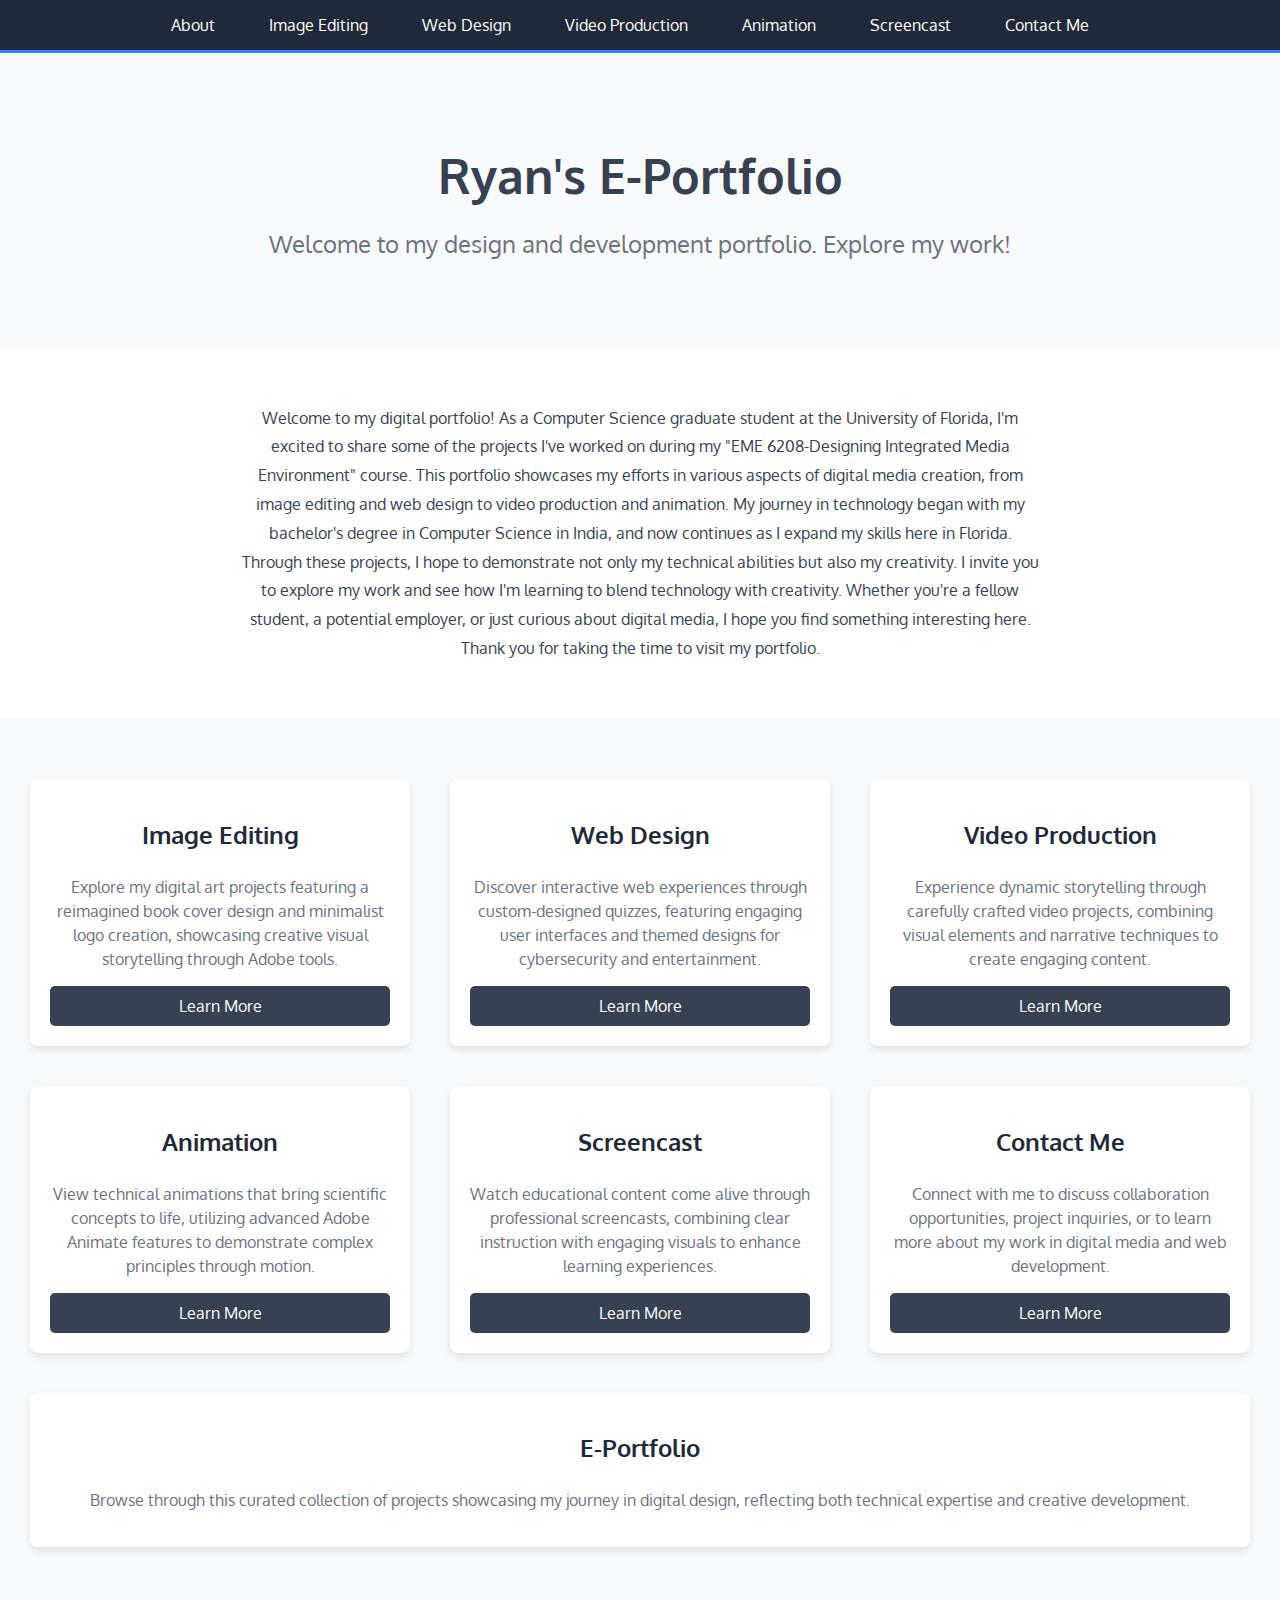
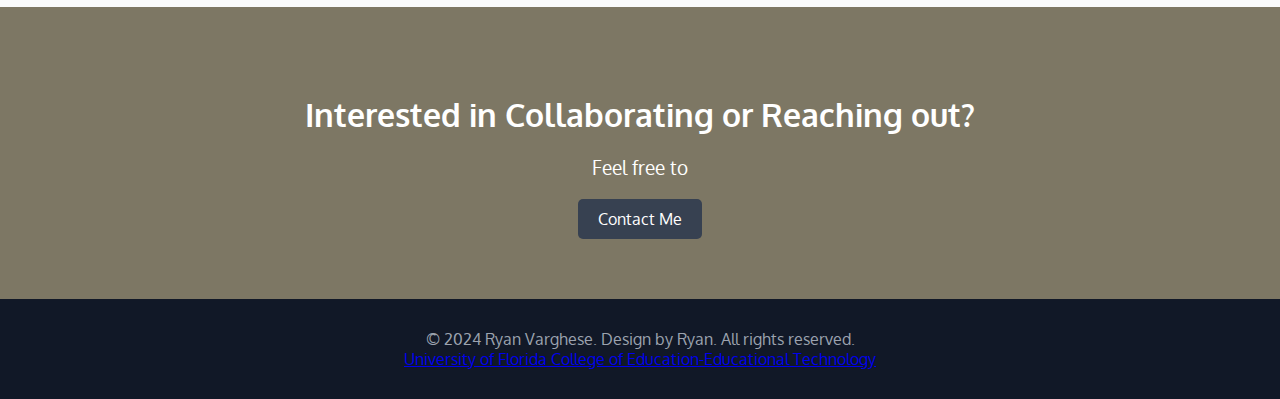
<file: index.html>
<!DOCTYPE html>
<html lang="en">
<head>
    <meta charset="UTF-8">
    <meta name="viewport" content="width=device-width, initial-scale=1.0">
    <title>Ryan's E-Portfolio</title>
    <link href="https://fonts.googleapis.com/css?family=Oxygen:300,400,700" rel="stylesheet">
    <link rel="stylesheet" href="style.css">
</head>
<body>
    <!-- Navigation -->
    <nav id="navbar">
        <ul>
            <li class="current_page_item"><a href="index.html">About</a></li>
            <li><a href="image.html">Image Editing</a></li>
            <li><a href="web.html">Web Design</a></li>
            <li><a href="video.html">Video Production</a></li>
            <li><a href="animation.html">Animation</a></li>
            <li><a href="screencast.html">Screencast</a></li>
            <li><a href="contact.html">Contact Me</a></li>
        </ul>
    </nav>

    <!-- Hero Section -->
    <header id="hero">
        <h1>Ryan's E-Portfolio</h1>
        <p>Welcome to my design and development portfolio. Explore my work!</p>
    </header>

    <!-- About Section -->
    <section id="about">
        <div class="entry">
            <p>Welcome to my digital portfolio!
				As a Computer Science graduate student at the University of Florida, I'm excited to share some of the projects I've worked on during my "EME 6208-Designing Integrated Media Environment" course. This portfolio showcases my efforts in various aspects of digital media creation, from image editing and web design to video production and animation.
				My journey in technology began with my bachelor's degree in Computer Science in India, and now continues as I expand my skills here in Florida. Through these projects, I hope to demonstrate not only my technical abilities but also my creativity.
				I invite you to explore my work and see how I'm learning to blend technology with creativity. Whether you're a fellow student, a potential employer, or just curious about digital media, I hope you find something interesting here.
				Thank you for taking the time to visit my portfolio.
				</p>
        </div>
    </section>

    <!-- Projects Section -->
    <section id="projects">
        <div class="project-card">
            <h2>Image Editing</h2>
            <p>Explore my digital art projects featuring a reimagined book cover design and minimalist logo creation, showcasing creative visual storytelling through Adobe tools.</p>
            <a href="image.html" class="button">Learn More</a>
        </div>
        
        <div class="project-card">
            <h2>Web Design</h2>
            <p>Discover interactive web experiences through custom-designed quizzes, featuring engaging user interfaces and themed designs for cybersecurity and entertainment.</p>
            <a href="web.html" class="button">Learn More</a>
        </div>
        
        <div class="project-card">
            <h2>Video Production</h2>
            <p>Experience dynamic storytelling through carefully crafted video projects, combining visual elements and narrative techniques to create engaging content.</p>
            <a href="video.html" class="button">Learn More</a>
        </div>
        
        <div class="project-card">
            <h2>Animation</h2>
            <p>View technical animations that bring scientific concepts to life, utilizing advanced Adobe Animate features to demonstrate complex principles through motion.</p>
            <a href="animation.html" class="button">Learn More</a>
        </div>
        
        <div class="project-card">
            <h2>Screencast</h2>
            <p>Watch educational content come alive through professional screencasts, combining clear instruction with engaging visuals to enhance learning experiences.</p>
            <a href="screencast.html" class="button">Learn More</a>
        </div>
        
        <div class="project-card">
            <h2>Contact Me</h2>
            <p>Connect with me to discuss collaboration opportunities, project inquiries, or to learn more about my work in digital media and web development.</p>
            <a href="contact.html" class="button">Learn More</a>
        </div>
        
        <div class="project-card">
            <h2>E-Portfolio</h2>
            <p>Browse through this curated collection of projects showcasing my journey in digital design, reflecting both technical expertise and creative development.</p>
        </div>
    </section>
    
    <!-- Call-to-Action Section -->
    <section id="cta">
        <h2>Interested in Collaborating or Reaching out?</h2>
        <p>Feel free to</p>
        <a href="contact.html" class="button">Contact Me</a>
    </section>

    <!-- Footer -->
    <footer id="footer">
        <p>© 2024 Ryan Varghese. Design by Ryan. All rights reserved.</p>
        <a href="https://education.ufl.edu/educational-technology/">University of Florida College of Education-Educational Technology</a>
    </footer>
</body>
</html>
</file>
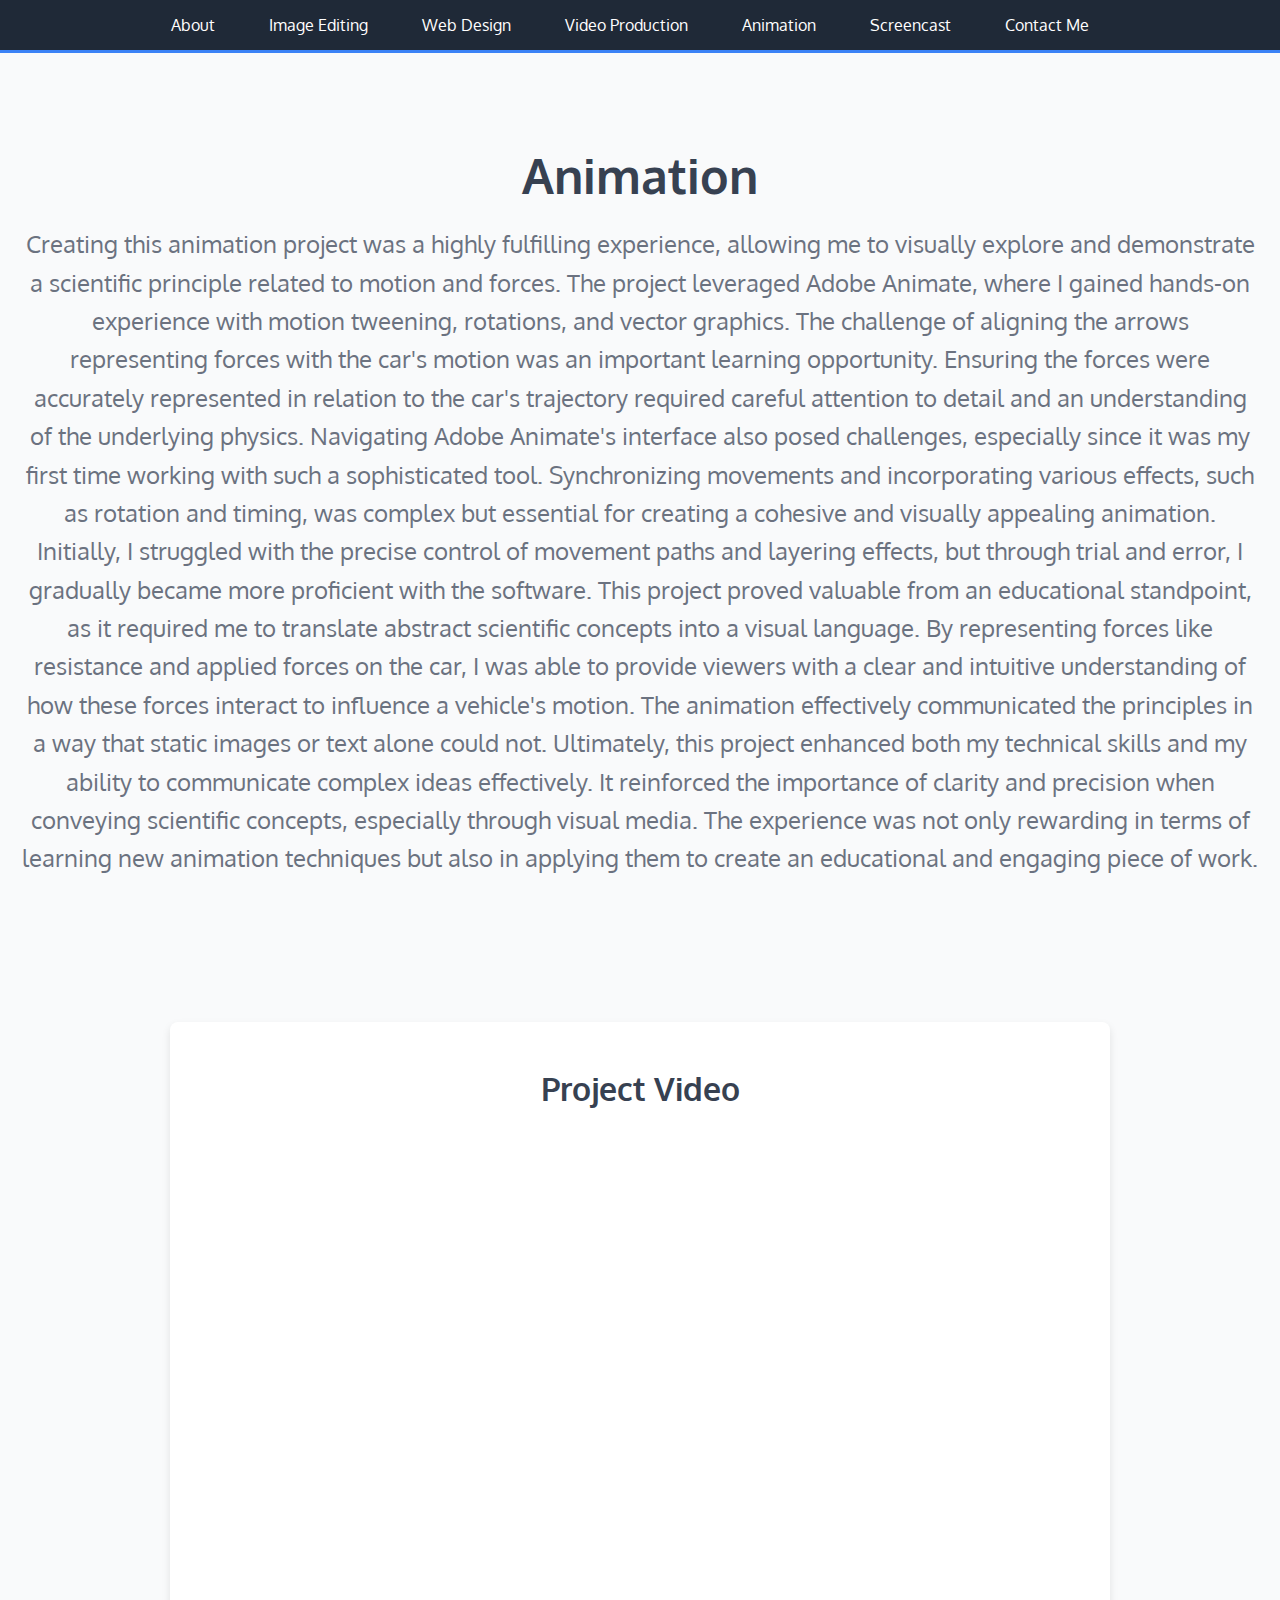
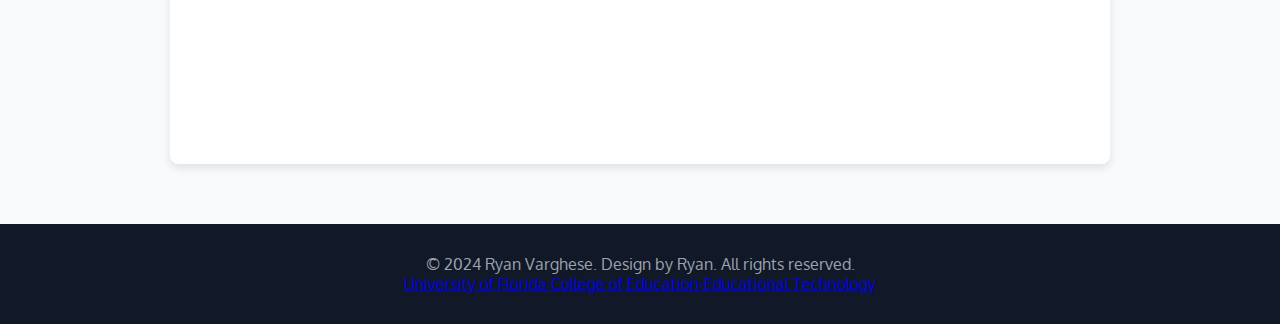
<file: animation.html>
<!DOCTYPE html>
<html lang="en">
<head>
    <meta charset="UTF-8">
    <meta name="viewport" content="width=device-width, initial-scale=1.0">
    <title>Animation | Ryan's E-Portfolio</title>
    <link href="https://fonts.googleapis.com/css?family=Oxygen:300,400,700" rel="stylesheet">
    <link rel="stylesheet" href="style.css">
</head>
<body>
    <!-- Navigation Bar -->
    <nav id="navbar">
        <ul>
            <li><a href="index.html">About</a></li>
            <li><a href="image.html">Image Editing</a></li>
            <li><a href="web.html">Web Design</a></li>
            <li class="current_page_item"><a href="video.html">Video Production</a></li>
            <li><a href="animation.html">Animation</a></li>
            <li><a href="screencast.html">Screencast</a></li>
            <li><a href="contact.html">Contact Me</a></li>
        </ul>
    </nav>

    <!-- Video Production Heading -->
    <section id="hero">
        <h1>Animation</h1>
        <p>Creating this animation project was a highly fulfilling experience, allowing me to visually explore and demonstrate a scientific principle related to motion and forces. The project leveraged Adobe Animate, where I gained hands-on experience with motion tweening, rotations, and vector graphics. The challenge of aligning the arrows representing forces with the car's motion was an important learning opportunity. Ensuring the forces were accurately represented in relation to the car's trajectory required careful attention to detail and an understanding of the underlying physics.

            Navigating Adobe Animate's interface also posed challenges, especially since it was my first time working with such a sophisticated tool. Synchronizing movements and incorporating various effects, such as rotation and timing, was complex but essential for creating a cohesive and visually appealing animation. Initially, I struggled with the precise control of movement paths and layering effects, but through trial and error, I gradually became more proficient with the software.
            
            This project proved valuable from an educational standpoint, as it required me to translate abstract scientific concepts into a visual language. By representing forces like resistance and applied forces on the car, I was able to provide viewers with a clear and intuitive understanding of how these forces interact to influence a vehicle's motion. The animation effectively communicated the principles in a way that static images or text alone could not.
            
            Ultimately, this project enhanced both my technical skills and my ability to communicate complex ideas effectively. It reinforced the importance of clarity and precision when conveying scientific concepts, especially through visual media. The experience was not only rewarding in terms of learning new animation techniques but also in applying them to create an educational and engaging piece of work.</p>
    </section>

    <!-- Video Display Section -->
    <section id="video-display">
        <div class="video-card">
            <h2>Project Video</h2>
            <div class="video-container">
                <!-- Embedded Video (You can replace the URL with your own video URL) -->
<iframe width="560" height="315" src="https://www.youtube.com/embed/oNlQo2anwMM?si=usRPrMFFJ_pcW7JE&amp;controls=0" title="YouTube video player" frameborder="0" allow="accelerometer; autoplay; clipboard-write; encrypted-media; gyroscope; picture-in-picture; web-share" referrerpolicy="strict-origin-when-cross-origin" allowfullscreen></iframe>            </div>
        </div>
    </section>

    <!-- Footer -->
    <footer id="footer">
        <p>© 2024 Ryan Varghese. Design by Ryan. All rights reserved.</p>
        <a href="https://education.ufl.edu/educational-technology/">University of Florida College of Education-Educational Technology</a>
    </footer>
</body>
</html>
</file>
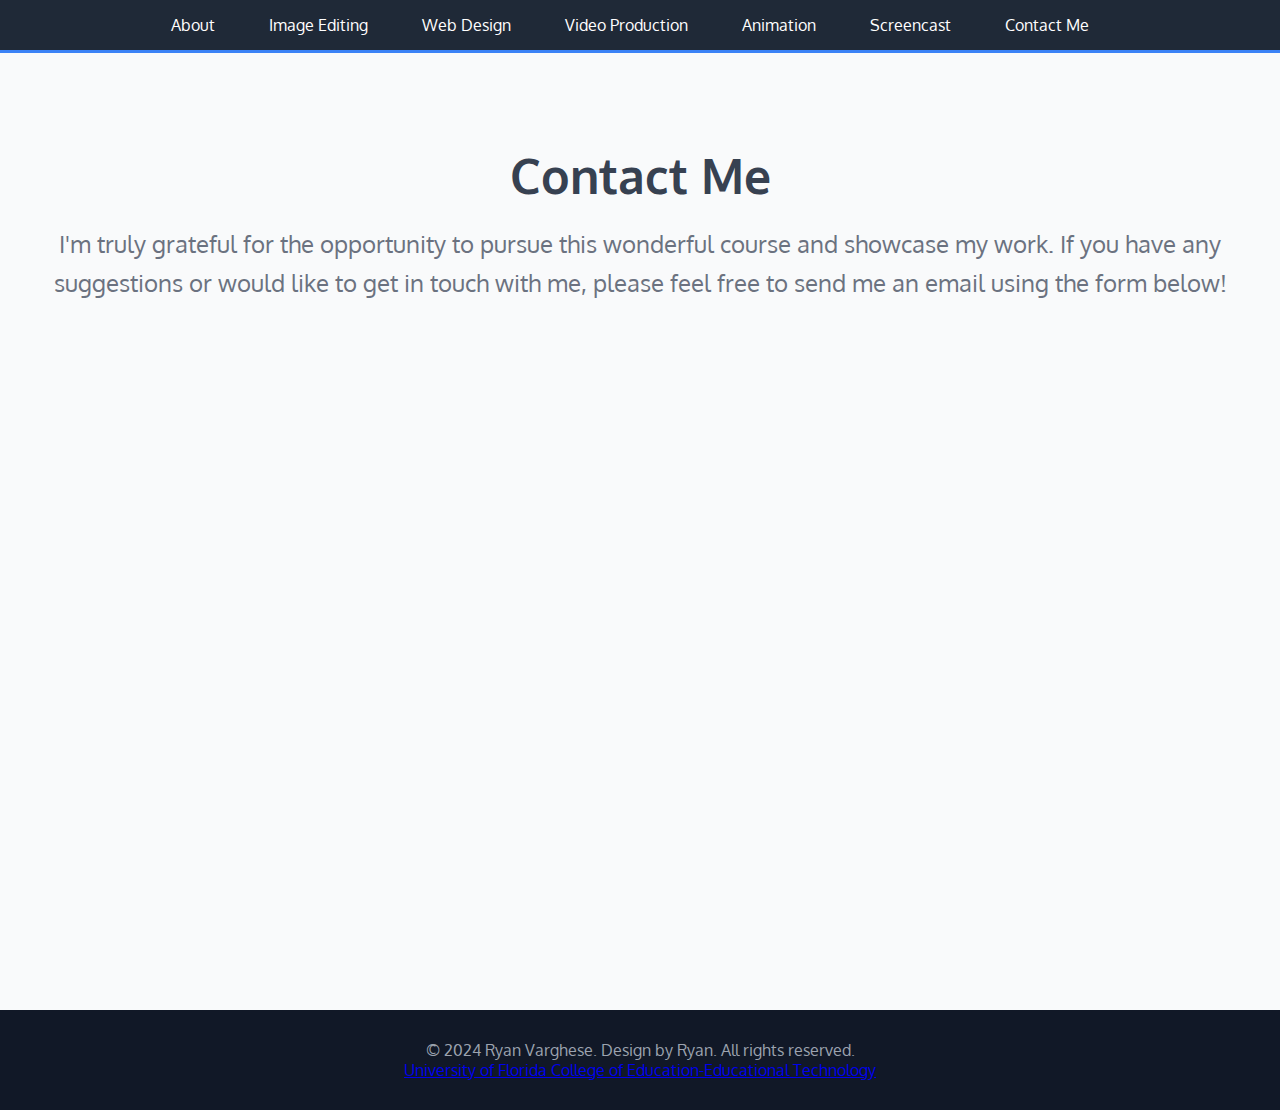
<file: contact.html>
<!DOCTYPE html>
<html lang="en">
<head>
    <meta charset="UTF-8">
    <meta name="viewport" content="width=device-width, initial-scale=1.0">
    <title>Contact Me | Ryan's E-Portfolio</title>
    <link href="https://fonts.googleapis.com/css?family=Oxygen:300,400,700" rel="stylesheet">
    <link rel="stylesheet" href="style.css">
</head>
<body>
    <!-- Navigation Bar -->
    <nav id="navbar">
        <ul>
            <li><a href="index.html">About</a></li>
            <li><a href="image.html">Image Editing</a></li>
            <li><a href="web.html">Web Design</a></li>
            <li><a href="video.html">Video Production</a></li>
            <li><a href="animation.html">Animation</a></li>
            <li><a href="screencast.html">Screencast</a></li>
            <li class="current_page_item"><a href="contact.html">Contact Me</a></li>
        </ul>
    </nav>

    <!-- Contact Me Section -->
    <section id="contact">
        <h1>Contact Me</h1>
        <p>I'm truly grateful for the opportunity to pursue this wonderful course and showcase my work. If you have any suggestions or would like to get in touch with me, please feel free to send me an email using the form below!</p>
        
        <!-- Google Form Embed -->
        <iframe src="https://docs.google.com/forms/d/e/1FAIpQLSfi__ZgDK5-cnn_HcpjZzcGyah2gKxcXmpNYECPrQR2V5c_Ug/viewform?embedded=true" width="640" height="686" frameborder="0" marginheight="0" marginwidth="0">Loading…</iframe>
    </section>

    <!-- Footer -->
    <footer id="footer">
        <p>© 2024 Ryan Varghese. Design by Ryan. All rights reserved.</p>
        <a href="https://education.ufl.edu/educational-technology/">University of Florida College of Education-Educational Technology</a>
    </footer>
</body>
</html>
</file>
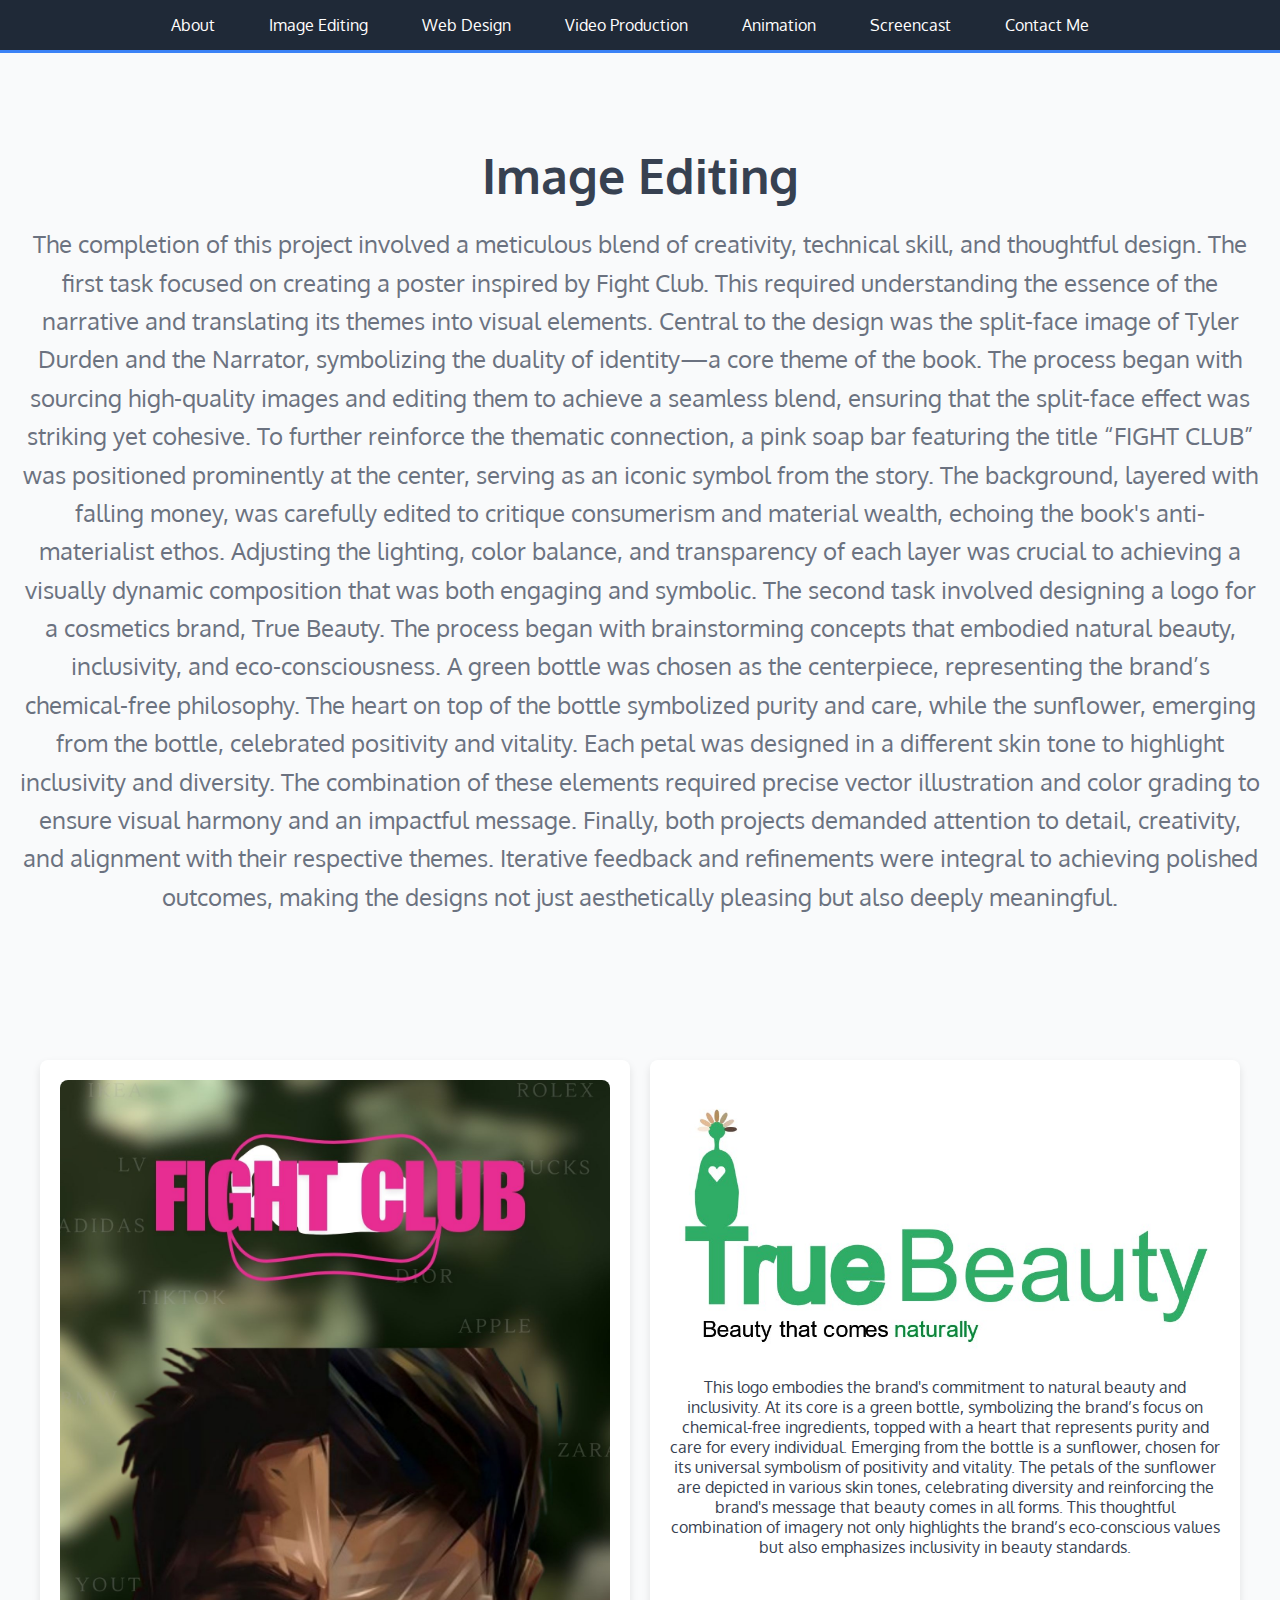
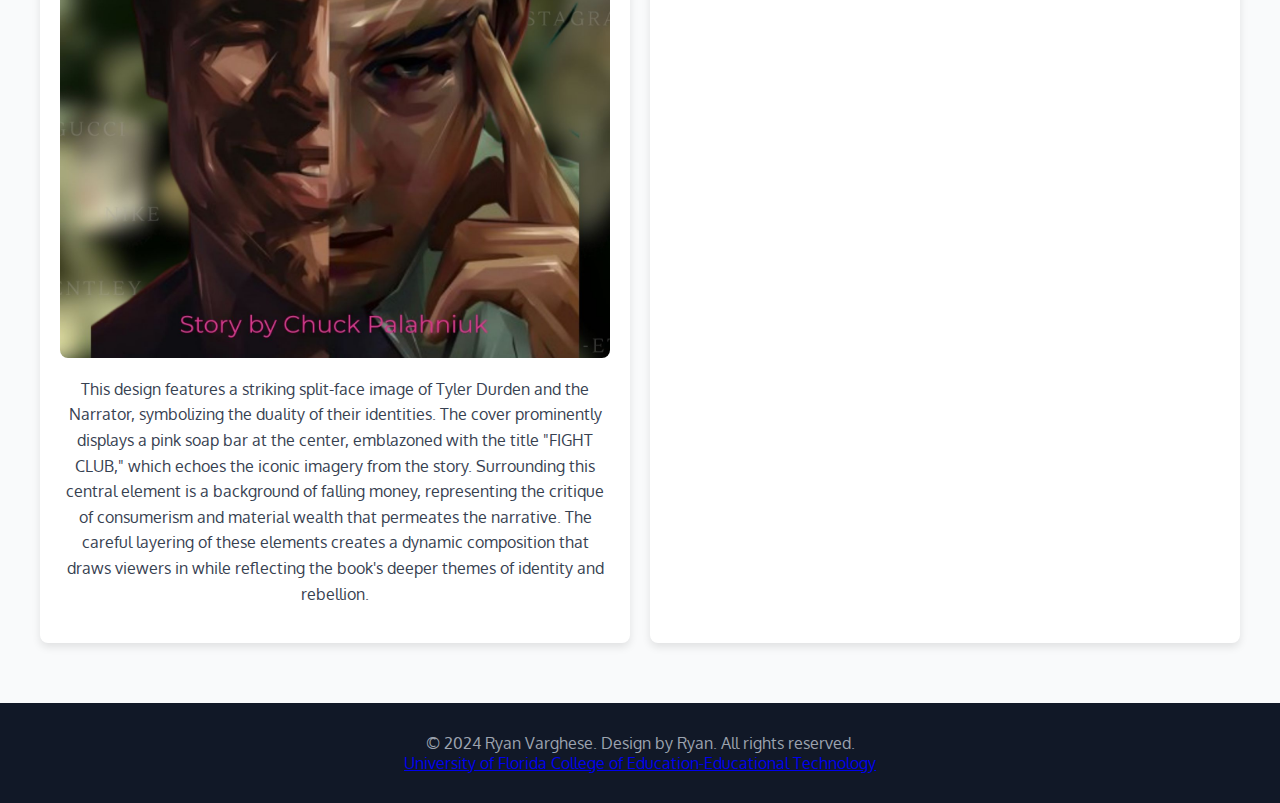
<file: image.html>
<!DOCTYPE html>
<html lang="en">
<head>
    <meta charset="UTF-8">
    <meta name="viewport" content="width=device-width, initial-scale=1.0">
    <title>Image Editing | Ryan's E-Portfolio</title>
    <link href="https://fonts.googleapis.com/css?family=Oxygen:300,400,700" rel="stylesheet">
    <link rel="stylesheet" href="style.css">
</head>
<body>
    <!-- Navigation Bar -->
    <nav id="navbar">
        <ul>
            <li><a href="index.html">About</a></li>
            <li class="current_page_item"><a href="image.html">Image Editing</a></li>
            <li><a href="web.html">Web Design</a></li>
            <li><a href="video.html">Video Production</a></li>
            <li><a href="animation.html">Animation</a></li>
            <li><a href="screencast.html">Screencast</a></li>
            <li><a href="contact.html">Contact Me</a></li>
        </ul>
    </nav>

    <!-- Image Editing Heading -->
    <section id="hero">
        <h1>Image Editing</h1>
        <p>The completion of this project involved a meticulous blend of creativity, technical skill, and thoughtful design. The first task focused on creating a poster inspired by Fight Club. This required understanding the essence of the narrative and translating its themes into visual elements. Central to the design was the split-face image of Tyler Durden and the Narrator, symbolizing the duality of identity—a core theme of the book. The process began with sourcing high-quality images and editing them to achieve a seamless blend, ensuring that the split-face effect was striking yet cohesive.
            To further reinforce the thematic connection, a pink soap bar featuring the title “FIGHT CLUB” was positioned prominently at the center, serving as an iconic symbol from the story. The background, layered with falling money, was carefully edited to critique consumerism and material wealth, echoing the book's anti-materialist ethos. Adjusting the lighting, color balance, and transparency of each layer was crucial to achieving a visually dynamic composition that was both engaging and symbolic.
            The second task involved designing a logo for a cosmetics brand, True Beauty. The process began with brainstorming concepts that embodied natural beauty, inclusivity, and eco-consciousness. A green bottle was chosen as the centerpiece, representing the brand’s chemical-free philosophy. The heart on top of the bottle symbolized purity and care, while the sunflower, emerging from the bottle, celebrated positivity and vitality. Each petal was designed in a different skin tone to highlight inclusivity and diversity. The combination of these elements required precise vector illustration and color grading to ensure visual harmony and an impactful message.
            Finally, both projects demanded attention to detail, creativity, and alignment with their respective themes. Iterative feedback and refinements were integral to achieving polished outcomes, making the designs not just aesthetically pleasing but also deeply meaningful.
            
            </p>
    </section>

    <!-- Image Display Section -->
    <section id="image-display">
        <div class="image-container">
            <div class="image-card">
                <img src="fc.jpg" alt="Edited Image 1">
                <p class="description">This design features a striking split-face image of Tyler Durden and the Narrator, symbolizing the duality of their identities. The cover prominently displays a pink soap bar at the center, emblazoned with the title "FIGHT CLUB," which echoes the iconic imagery from the story. Surrounding this central element is a background of falling money, representing the critique of consumerism and material wealth that permeates the narrative. The careful layering of these elements creates a dynamic composition that draws viewers in while reflecting the book's deeper themes of identity and rebellion.</p>
            </div>
            <div class="image-card">
                <img src="logo.jpg" alt="Edited Image 2">This logo embodies the brand's commitment to natural beauty and inclusivity. At its core is a green bottle, symbolizing the brand’s focus on chemical-free ingredients, topped with a heart that represents purity and care for every individual. Emerging from the bottle is a sunflower, chosen for its universal symbolism of positivity and vitality. The petals of the sunflower are depicted in various skin tones, celebrating diversity and reinforcing the brand's message that beauty comes in all forms. This thoughtful combination of imagery not only highlights the brand’s eco-conscious values but also emphasizes inclusivity in beauty standards.</p>
            </div>
        </div>
    </section>

    <!-- Footer -->
    <footer id="footer">
        <p>© 2024 Ryan Varghese. Design by Ryan. All rights reserved.</p>
        <a href="https://education.ufl.edu/educational-technology/">University of Florida College of Education-Educational Technology</a>
    </footer>
</body>
</html>
</file>
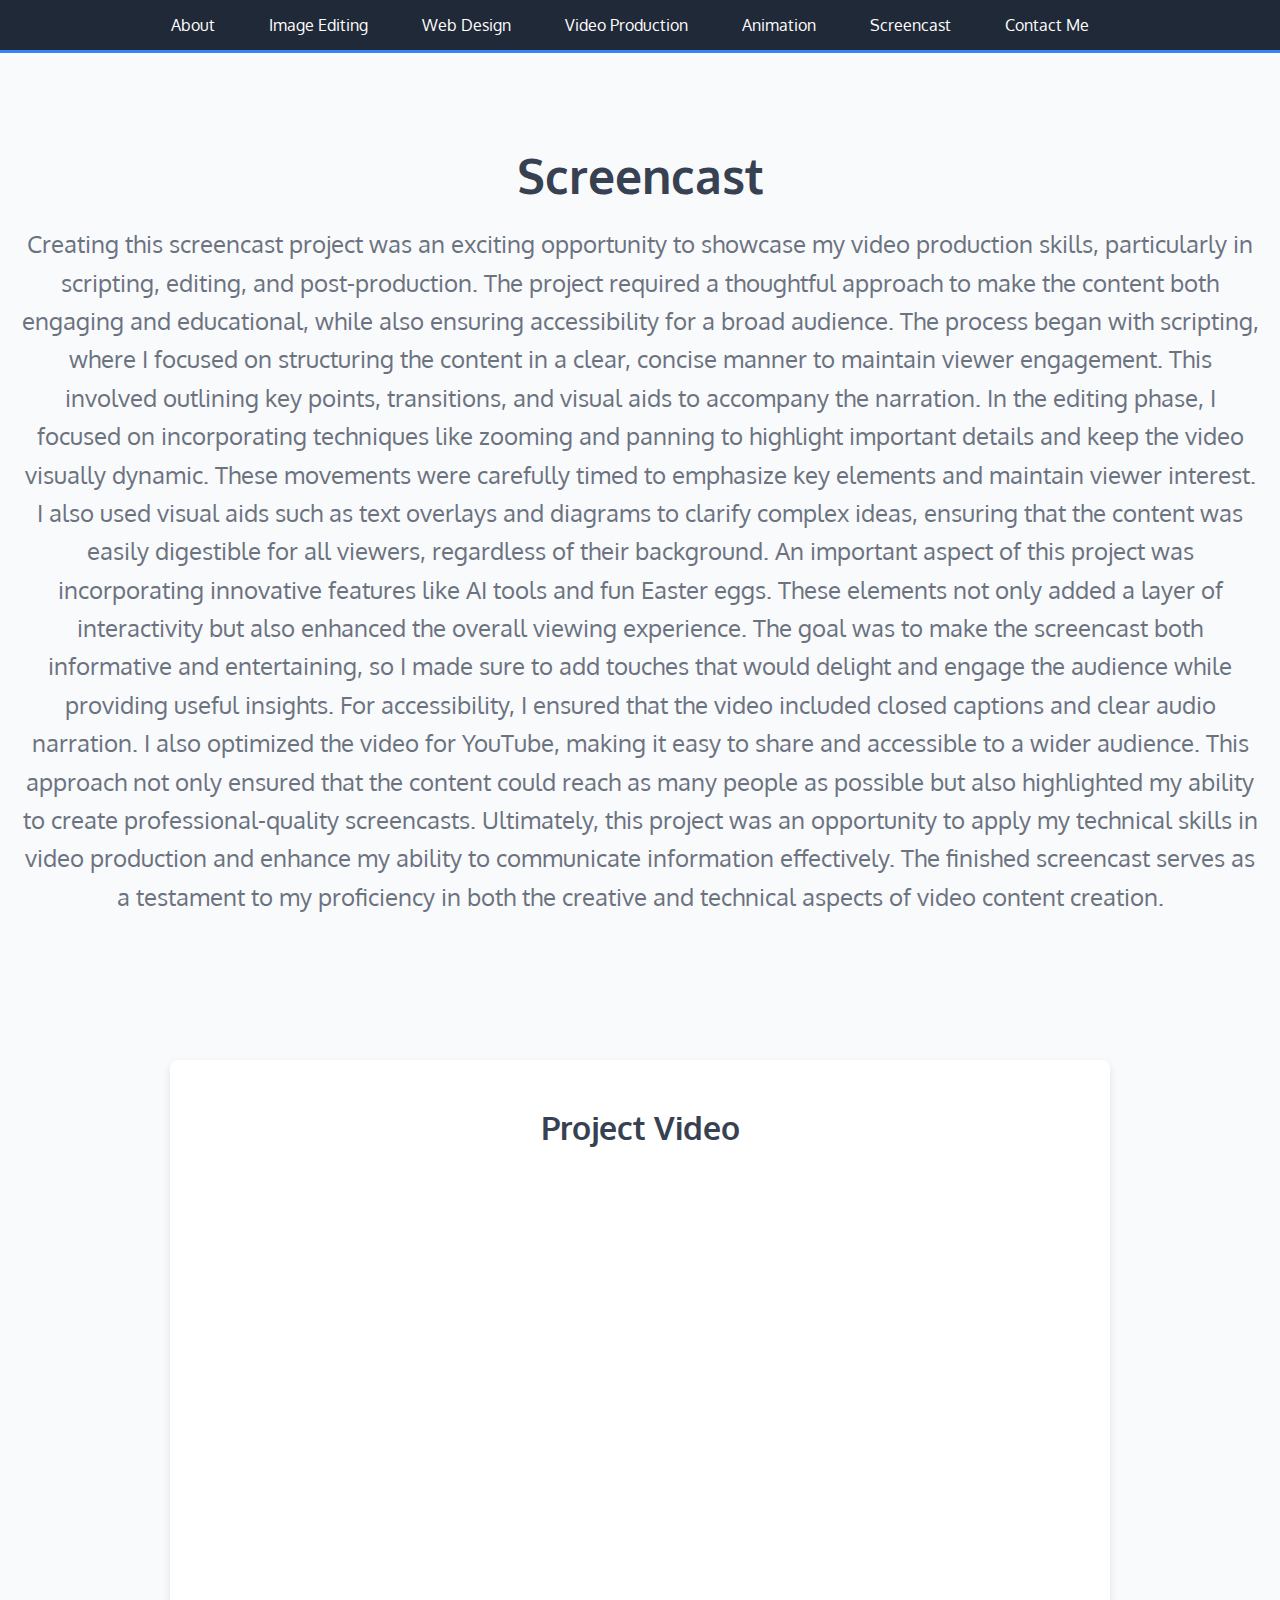
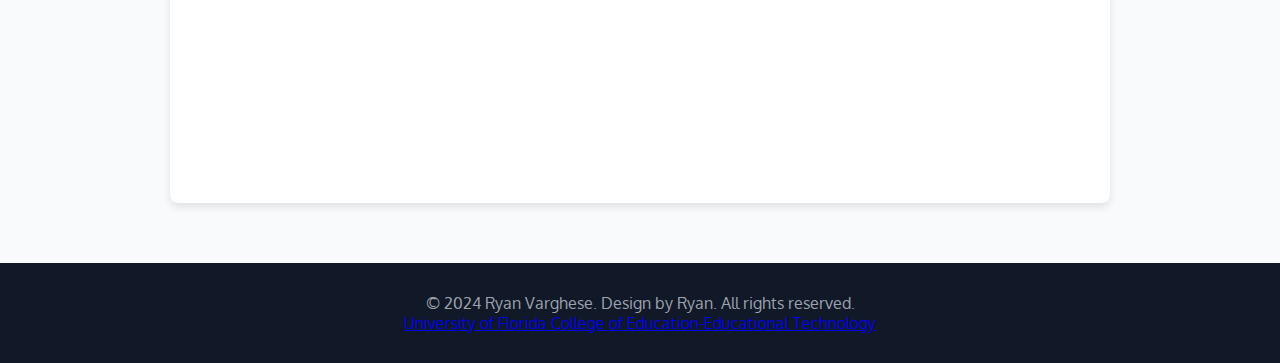
<file: screencast.html>
<!DOCTYPE html>
<html lang="en">
<head>
    <meta charset="UTF-8">
    <meta name="viewport" content="width=device-width, initial-scale=1.0">
    <title>Screencast | Ryan's E-Portfolio</title>
    <link href="https://fonts.googleapis.com/css?family=Oxygen:300,400,700" rel="stylesheet">
    <link rel="stylesheet" href="style.css">
</head>
<body>
    <!-- Navigation Bar -->
    <nav id="navbar">
        <ul>
            <li><a href="index.html">About</a></li>
            <li><a href="image.html">Image Editing</a></li>
            <li><a href="web.html">Web Design</a></li>
            <li class="current_page_item"><a href="video.html">Video Production</a></li>
            <li><a href="animation.html">Animation</a></li>
            <li><a href="screencast.html">Screencast</a></li>
            <li><a href="contact.html">Contact Me</a></li>
        </ul>
    </nav>

    <!-- Video Production Heading -->
    <section id="hero">
        <h1>Screencast</h1>
        <p>Creating this screencast project was an exciting opportunity to showcase my video production skills, particularly in scripting, editing, and post-production. The project required a thoughtful approach to make the content both engaging and educational, while also ensuring accessibility for a broad audience. The process began with scripting, where I focused on structuring the content in a clear, concise manner to maintain viewer engagement. This involved outlining key points, transitions, and visual aids to accompany the narration.

            In the editing phase, I focused on incorporating techniques like zooming and panning to highlight important details and keep the video visually dynamic. These movements were carefully timed to emphasize key elements and maintain viewer interest. I also used visual aids such as text overlays and diagrams to clarify complex ideas, ensuring that the content was easily digestible for all viewers, regardless of their background.
            
            An important aspect of this project was incorporating innovative features like AI tools and fun Easter eggs. These elements not only added a layer of interactivity but also enhanced the overall viewing experience. The goal was to make the screencast both informative and entertaining, so I made sure to add touches that would delight and engage the audience while providing useful insights.
            
            For accessibility, I ensured that the video included closed captions and clear audio narration. I also optimized the video for YouTube, making it easy to share and accessible to a wider audience. This approach not only ensured that the content could reach as many people as possible but also highlighted my ability to create professional-quality screencasts.
            
            Ultimately, this project was an opportunity to apply my technical skills in video production and enhance my ability to communicate information effectively. The finished screencast serves as a testament to my proficiency in both the creative and technical aspects of video content creation.</p>
    </section>

    <!-- Video Display Section -->
    <section id="video-display">
        <div class="video-card">
            <h2>Project Video</h2>
            <div class="video-container">
                <!-- Embedded Video (You can replace the URL with your own video URL) -->
                <iframe width="560" height="315" src="https://www.youtube.com/embed/dQnySoiJYyA?si=Tn3vOWgL4RxgIgLM" title="YouTube video player" frameborder="0" allow="accelerometer; autoplay; clipboard-write; encrypted-media; gyroscope; picture-in-picture; web-share" referrerpolicy="strict-origin-when-cross-origin" allowfullscreen></iframe>        </div>
    </section>

    <!-- Footer -->
    <footer id="footer">
        <p>© 2024 Ryan Varghese. Design by Ryan. All rights reserved.</p>
        <a href="https://education.ufl.edu/educational-technology/">University of Florida College of Education-Educational Technology</a>
    </footer>
</body>
</html>
</file>
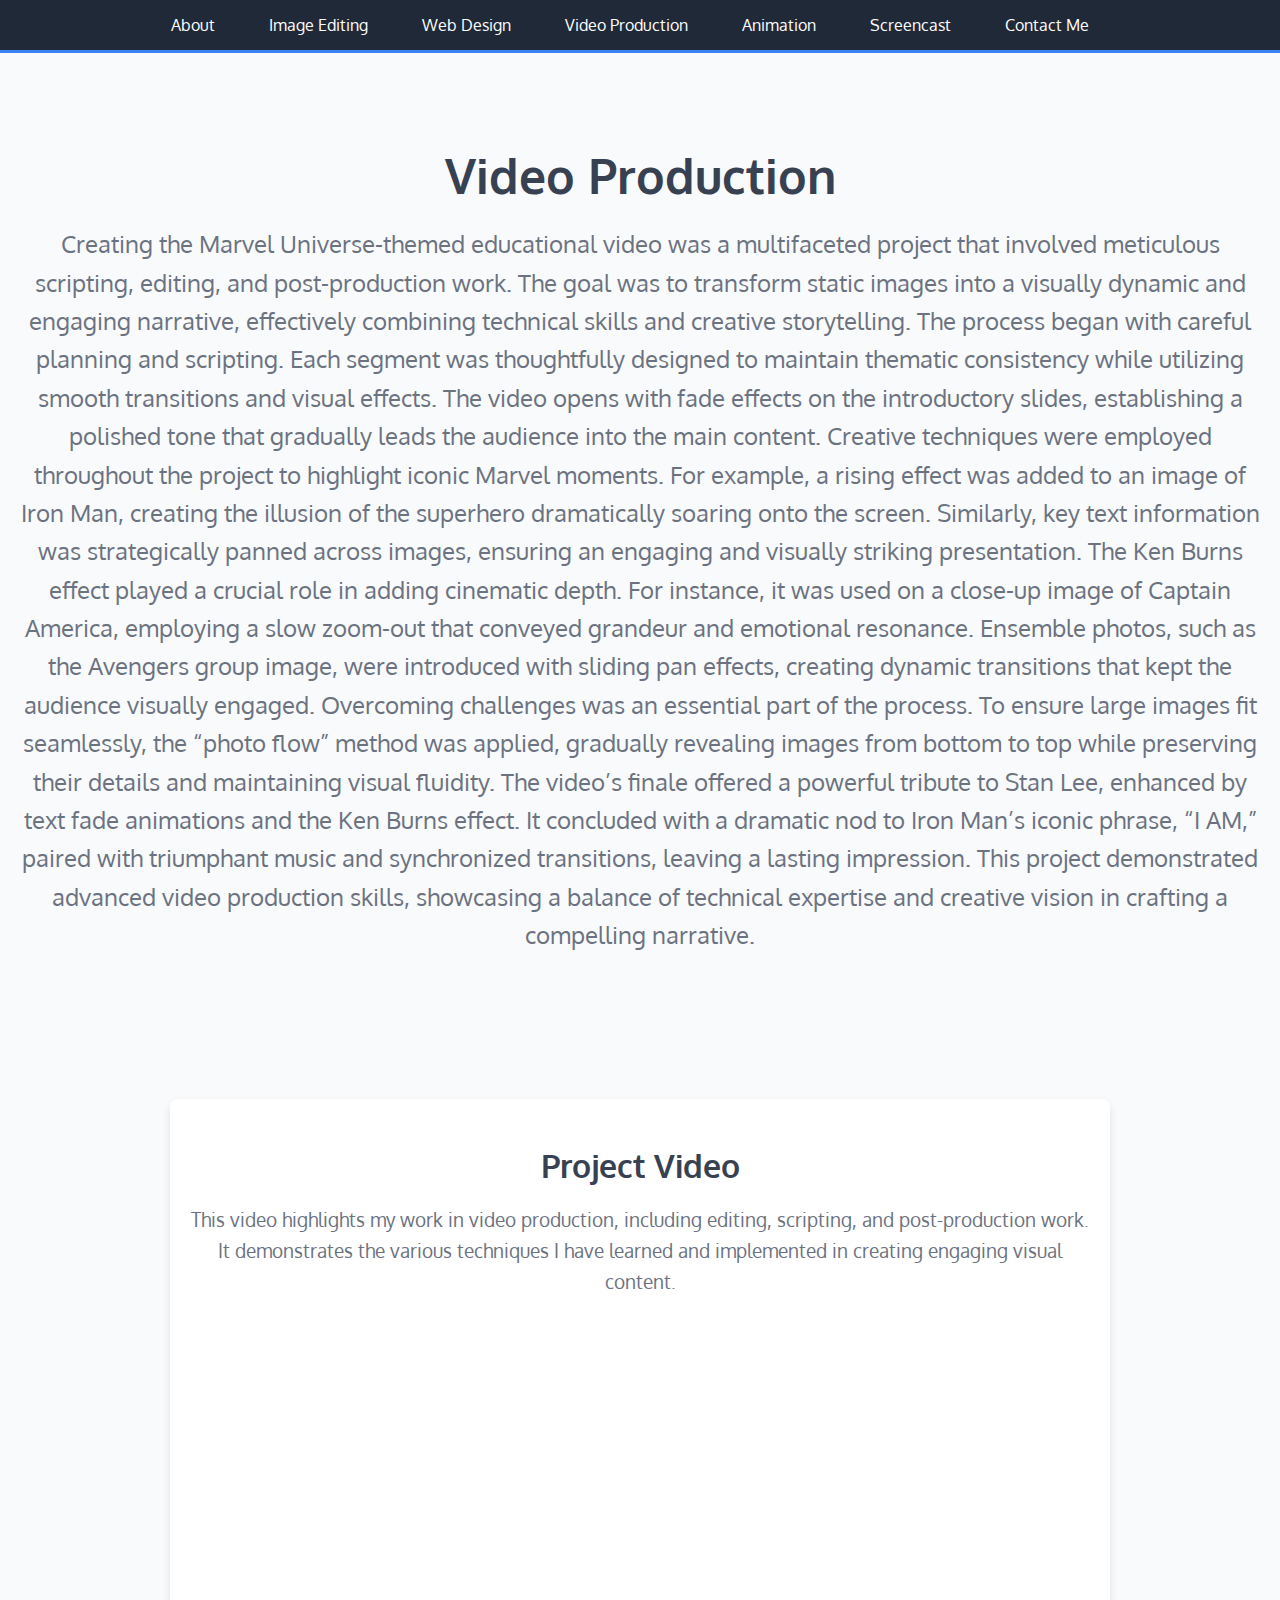
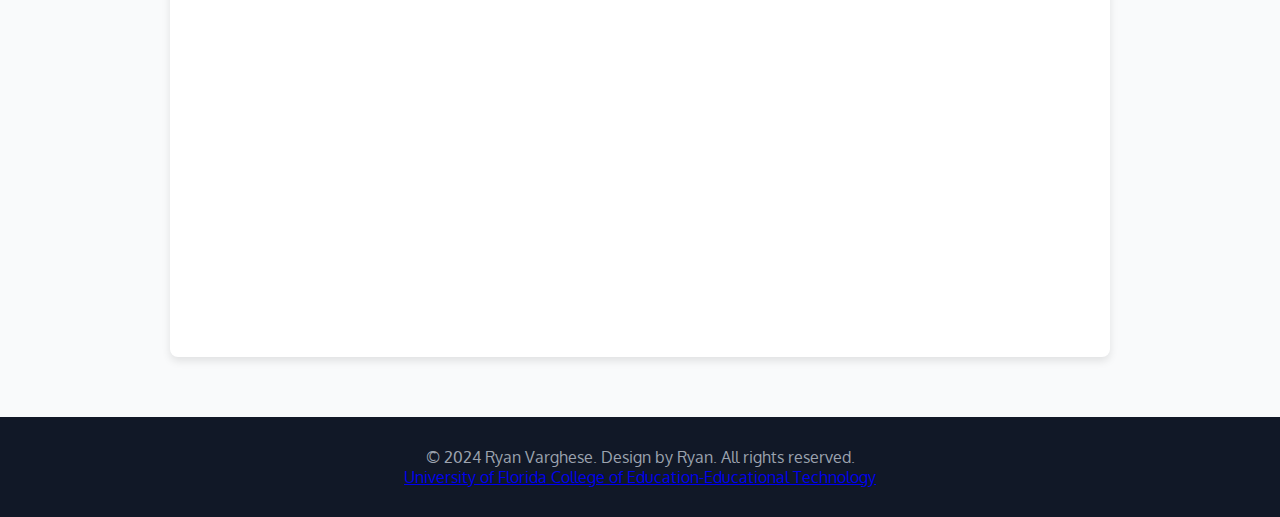
<file: video.html>
<!DOCTYPE html>
<html lang="en">
<head>
    <meta charset="UTF-8">
    <meta name="viewport" content="width=device-width, initial-scale=1.0">
    <title>Video Production | Ryan's E-Portfolio</title>
    <link href="https://fonts.googleapis.com/css?family=Oxygen:300,400,700" rel="stylesheet">
    <link rel="stylesheet" href="style.css">
</head>
<body>
    <!-- Navigation Bar -->
    <nav id="navbar">
        <ul>
            <li><a href="index.html">About</a></li>
            <li><a href="image.html">Image Editing</a></li>
            <li><a href="web.html">Web Design</a></li>
            <li class="current_page_item"><a href="video.html">Video Production</a></li>
            <li><a href="animation.html">Animation</a></li>
            <li><a href="screencast.html">Screencast</a></li>
            <li><a href="contact.html">Contact Me</a></li>
        </ul>
    </nav>

    <!-- Video Production Heading -->
    <section id="hero">
        <h1>Video Production</h1>
        <p>Creating the Marvel Universe-themed educational video was a multifaceted project that involved meticulous scripting, editing, and post-production work. The goal was to transform static images into a visually dynamic and engaging narrative, effectively combining technical skills and creative storytelling.

            The process began with careful planning and scripting. Each segment was thoughtfully designed to maintain thematic consistency while utilizing smooth transitions and visual effects. The video opens with fade effects on the introductory slides, establishing a polished tone that gradually leads the audience into the main content.
            
            Creative techniques were employed throughout the project to highlight iconic Marvel moments. For example, a rising effect was added to an image of Iron Man, creating the illusion of the superhero dramatically soaring onto the screen. Similarly, key text information was strategically panned across images, ensuring an engaging and visually striking presentation. 
            
            The Ken Burns effect played a crucial role in adding cinematic depth. For instance, it was used on a close-up image of Captain America, employing a slow zoom-out that conveyed grandeur and emotional resonance. Ensemble photos, such as the Avengers group image, were introduced with sliding pan effects, creating dynamic transitions that kept the audience visually engaged.
            
            Overcoming challenges was an essential part of the process. To ensure large images fit seamlessly, the “photo flow” method was applied, gradually revealing images from bottom to top while preserving their details and maintaining visual fluidity.  
            
            The video’s finale offered a powerful tribute to Stan Lee, enhanced by text fade animations and the Ken Burns effect. It concluded with a dramatic nod to Iron Man’s iconic phrase, “I AM,” paired with triumphant music and synchronized transitions, leaving a lasting impression.
            
            This project demonstrated advanced video production skills, showcasing a balance of technical expertise and creative vision in crafting a compelling narrative.</p>
    </section>

    <!-- Video Display Section -->
    <section id="video-display">
        <div class="video-card">
            <h2>Project Video</h2>
            <p>This video highlights my work in video production, including editing, scripting, and post-production work. It demonstrates the various techniques I have learned and implemented in creating engaging visual content.</p>
            <div class="video-container">
                <!-- Embedded Video (You can replace the URL with your own video URL) -->
            <iframe width="560" height="315" src="https://www.youtube.com/embed/-2poaKRdZxk?si=VcETZYY-URhv16Wh" title="YouTube video player" frameborder="0" allow="accelerometer; autoplay; clipboard-write; encrypted-media; gyroscope; picture-in-picture; web-share" referrerpolicy="strict-origin-when-cross-origin" allowfullscreen></iframe>            </div>
        </div>
    </section>

    <!-- Footer -->
    <footer id="footer">
        <p>© 2024 Ryan Varghese. Design by Ryan. All rights reserved.</p>
        <a href="https://education.ufl.edu/educational-technology/">University of Florida College of Education-Educational Technology</a>
    </footer>
</body>
</html>
</file>
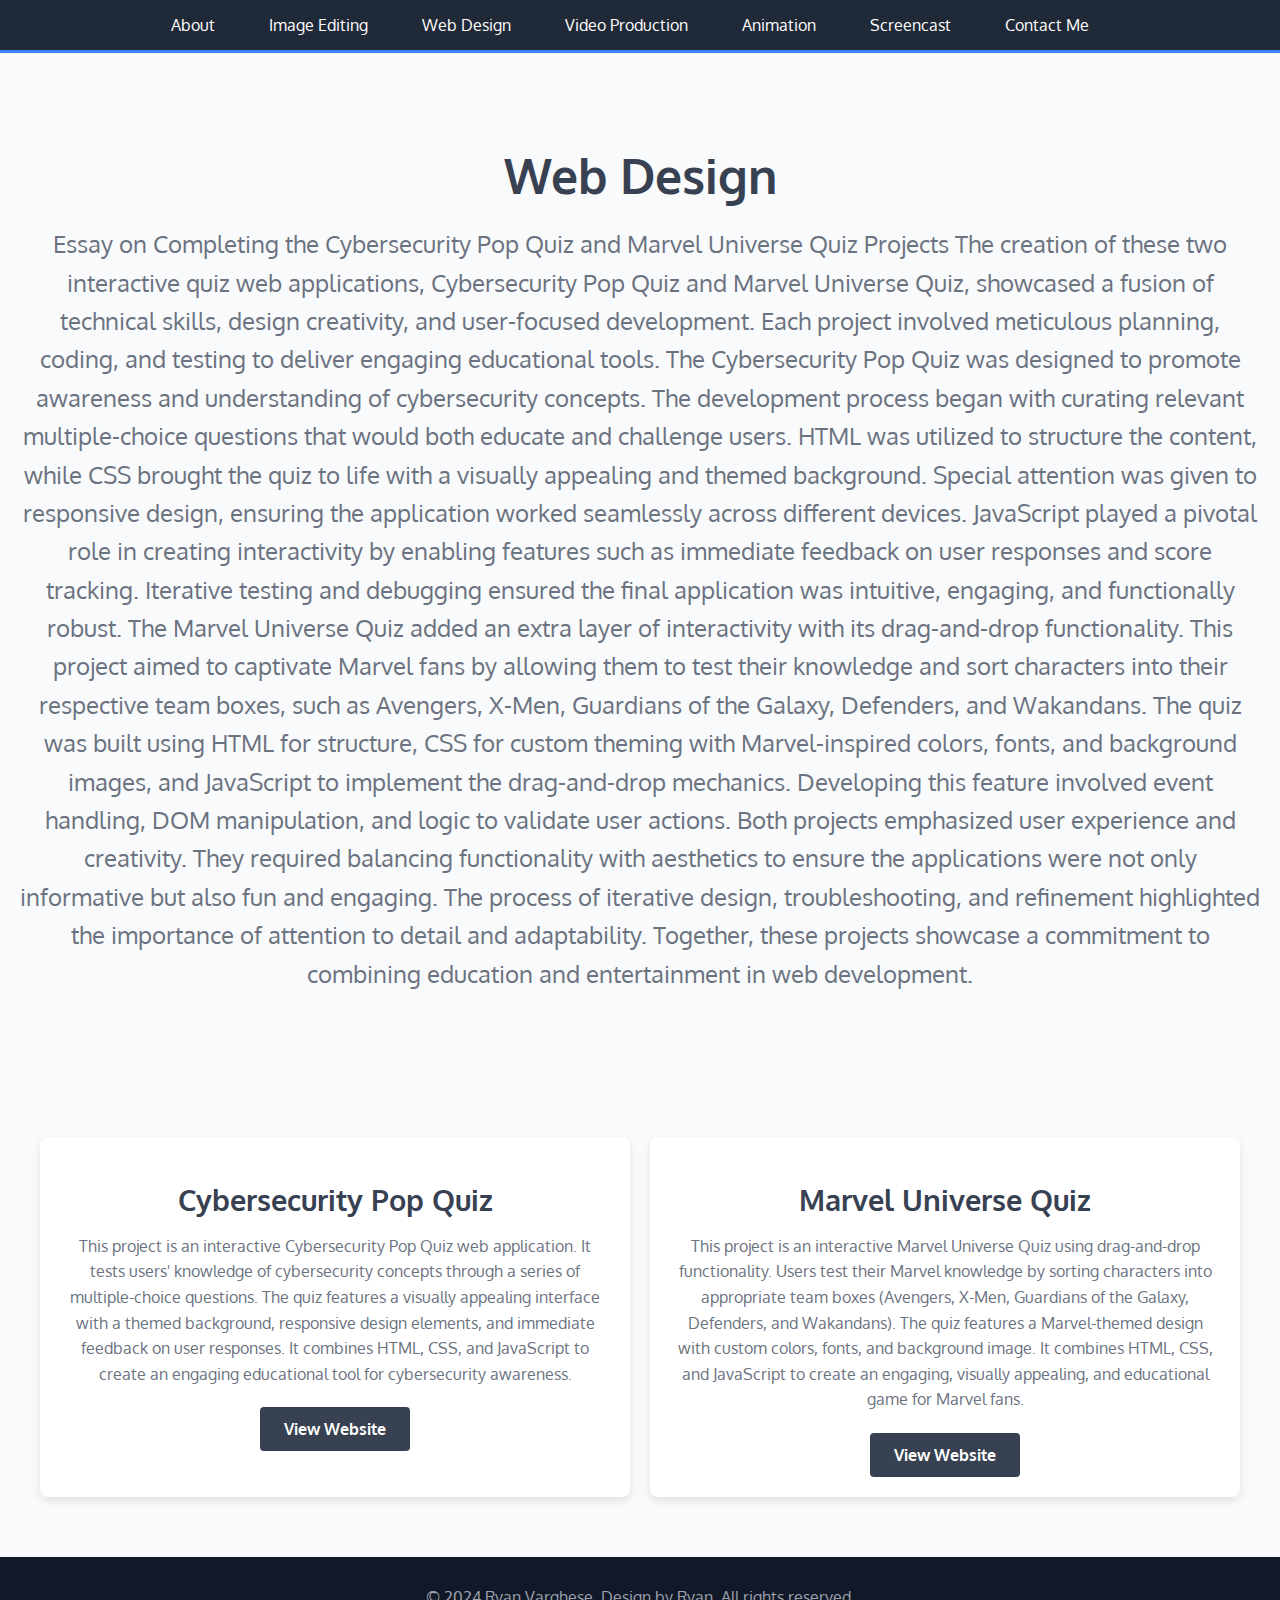
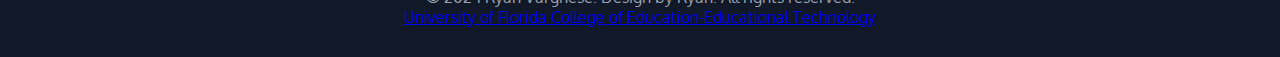
<file: web.html>
<!DOCTYPE html>
<html lang="en">
<head>
    <meta charset="UTF-8">
    <meta name="viewport" content="width=device-width, initial-scale=1.0">
    <title>Web Design | Ryan's E-Portfolio</title>
    <link href="https://fonts.googleapis.com/css?family=Oxygen:300,400,700" rel="stylesheet">
    <link rel="stylesheet" href="style.css">
</head>
<body>
    <!-- Navigation Bar -->
    <nav id="navbar">
        <ul>
            <li><a href="index.html">About</a></li>
            <li><a href="image.html">Image Editing</a></li>
            <li class="current_page_item"><a href="web.html">Web Design</a></li>
            <li><a href="video.html">Video Production</a></li>
            <li><a href="animation.html">Animation</a></li>
            <li><a href="screencast.html">Screencast</a></li>
            <li><a href="contact.html">Contact Me</a></li>
        </ul>
    </nav>

    <!-- Web Design Heading -->
    <section id="hero">
        <h1>Web Design</h1>
        <p>Essay on Completing the Cybersecurity Pop Quiz and Marvel Universe Quiz Projects  

            The creation of these two interactive quiz web applications, Cybersecurity Pop Quiz and Marvel Universe Quiz, showcased a fusion of technical skills, design creativity, and user-focused development. Each project involved meticulous planning, coding, and testing to deliver engaging educational tools.  
            
            The Cybersecurity Pop Quiz was designed to promote awareness and understanding of cybersecurity concepts. The development process began with curating relevant multiple-choice questions that would both educate and challenge users. HTML was utilized to structure the content, while CSS brought the quiz to life with a visually appealing and themed background. Special attention was given to responsive design, ensuring the application worked seamlessly across different devices. JavaScript played a pivotal role in creating interactivity by enabling features such as immediate feedback on user responses and score tracking. Iterative testing and debugging ensured the final application was intuitive, engaging, and functionally robust.  
            
            The Marvel Universe Quiz added an extra layer of interactivity with its drag-and-drop functionality. This project aimed to captivate Marvel fans by allowing them to test their knowledge and sort characters into their respective team boxes, such as Avengers, X-Men, Guardians of the Galaxy, Defenders, and Wakandans. The quiz was built using HTML for structure, CSS for custom theming with Marvel-inspired colors, fonts, and background images, and JavaScript to implement the drag-and-drop mechanics. Developing this feature involved event handling, DOM manipulation, and logic to validate user actions.  
            
            Both projects emphasized user experience and creativity. They required balancing functionality with aesthetics to ensure the applications were not only informative but also fun and engaging. The process of iterative design, troubleshooting, and refinement highlighted the importance of attention to detail and adaptability. Together, these projects showcase a commitment to combining education and entertainment in web development.  </p>
    </section>

    <!-- Web Page Display Section -->
    <section id="web-design-display">
        <div class="web-page-container">
            <div class="web-page-card">
                <h2>Cybersecurity Pop Quiz</h2>
                <p>This project is an interactive Cybersecurity Pop Quiz web application. It tests users' knowledge of cybersecurity concepts through a series of multiple-choice questions. The quiz features a visually appealing interface with a themed background, responsive design elements, and immediate feedback on user responses. It combines HTML, CSS, and JavaScript to create an engaging educational tool for cybersecurity awareness.</p>
                <a href="https://ryanvarghese.github.io/Cybersecurity-Pop-Quiz/" class="button">View Website</a>
            </div>
            <div class="web-page-card">
                <h2>Marvel Universe Quiz</h2>
                <p>This project is an interactive Marvel Universe Quiz using drag-and-drop functionality. Users test their Marvel knowledge by sorting characters into appropriate team boxes (Avengers, X-Men, Guardians of the Galaxy, Defenders, and Wakandans). The quiz features a Marvel-themed design with custom colors, fonts, and background image. It combines HTML, CSS, and JavaScript to create an engaging, visually appealing, and educational game for Marvel fans.</p>
                <a href="https://ryanvarghese.github.io/Marvel-Drag-Drop-Assignment/" class="button">View Website</a>
            </div>
        </div>
    </section>

    <!-- Footer -->
    <footer id="footer">
        <p>© 2024 Ryan Varghese. Design by Ryan. All rights reserved.</p>
        <a href="https://education.ufl.edu/educational-technology/">University of Florida College of Education-Educational Technology</a>
    </footer>
</body>
</html>
</file>
<file: style.css>
body {
    margin: 0;
    padding: 0;
    font-family: 'Oxygen', sans-serif;
    background: #F3F4F6;
    color: #374151;
}

/* Navigation Bar */
#navbar {
    background-color: #1F2937;
    padding: 15px 0;
    border-bottom: 3px solid #3B82F6;
}

#navbar ul {
    list-style: none;
    text-align: center;
    margin: 0;
    padding: 0;
}

#navbar li {
    display: inline-block;
    margin-right: 20px;
}

#navbar a {
    text-decoration: none;
    color: #FFFFFF;
    font-weight: 400;
    padding: 10px 15px;
    transition: background 0.3s;
}

#navbar a:hover {
    background-color: #7D7764;
    border-radius: 5px;
}

/* Hero Section */
#hero {
    text-align: center;
    padding: 100px 20px;
    background-color: #1F2937;
    color: #FFFFFF;
}

#hero h1 {
    font-size: 2.5em;
    margin-bottom: 20px;
}

#hero p {
    font-size: 1.2em;
}

/* About Section */
#about {
    padding: 40px 20px;
    text-align: center;
    background-color: #FFFFFF;
}

.entry {
    max-width: 800px;
    margin: 0 auto;
    line-height: 1.8;
}

/* Projects Section */
.project-card {
    background: #FFFFFF;
    padding: 20px;
    border-radius: 8px;
    box-shadow: 0 4px 8px rgba(0, 0, 0, 0.1);
    text-align: center;
    flex: 1;
    min-width: 250px;
    display: flex;
    flex-direction: column;
    justify-content: space-between;
    margin: 10px;
}

.project-card p {
    margin: 15px 0;
    font-size: 1em;
    line-height: 1.5;
    color: #6B7280;
}

#projects {
    display: flex;
    flex-wrap: wrap;
    justify-content: center;
    gap: 20px;
    padding: 50px 20px;
    background-color: #F9FAFB;
}

.project-card:hover {
    transform: translateY(-5px);
    box-shadow: 0 8px 16px rgba(0, 0, 0, 0.2);
}

.project-card h2 {
    margin-bottom: 10px;
    color: #1F2937;
}

/* .project-card p {
    margin-bottom: 20px;
} */

.button {
    display: inline-block;
    background-color: #374151;
    color: #FFFFFF;
    padding: 10px 20px;
    border-radius: 5px;
    text-decoration: none;
    transition: background 0.3s;
}

.button:hover {
    background-color: #7D7764;
}

/* Call-to-Action Section */
#cta {
    text-align: center;
    padding: 60px 20px;
    background-color: #7D7764;
    color: #FFFFFF;
}

#cta h2 {
    font-size: 2em;
    margin-bottom: 20px;
}

#cta p {
    font-size: 1.2em;
}

/* Footer */
#footer {
    background-color: #111827;
    padding: 30px 20px;
    text-align: center;
    color: #9CA3AF;
}

#footer p {
    margin: 0;
}

/* Image Display Section */
#image-display {
    padding: 60px 20px;
    background-color: #F9FAFB;
    display: flex;
    justify-content: center;
    gap: 40px;
}

.image-container {
    display: flex;
    justify-content: space-around;
    gap: 20px;
    max-width: 1200px;
    margin: 0 auto;
}

.image-card {
    background-color: #FFFFFF;
    padding: 20px;
    border-radius: 8px;
    box-shadow: 0 4px 8px rgba(0, 0, 0, 0.1);
    text-align: center;
    flex: 1;
    transition: transform 0.3s, box-shadow 0.3s;
}

.image-card:hover {
    transform: translateY(-5px);
    box-shadow: 0 8px 16px rgba(0, 0, 0, 0.2);
}

.image-card img {
    width: 100%;
    height: auto;
    border-radius: 8px;
}

.description {
    margin-top: 15px;
    font-size: 1em;
    color: #374151;
    line-height: 1.6;
}

/* Web Design Display Section */
#web-design-display {
    padding: 60px 20px;
    background-color: #F9FAFB;
    display: flex;
    justify-content: center;
    gap: 40px;
}

.web-page-container {
    display: flex;
    justify-content: space-around;
    gap: 20px;
    max-width: 1200px;
    margin: 0 auto;
}

.web-page-card {
    background-color: #FFFFFF;
    padding: 20px;
    border-radius: 8px;
    box-shadow: 0 4px 8px rgba(0, 0, 0, 0.1);
    text-align: center;
    flex: 1;
    transition: transform 0.3s, box-shadow 0.3s;
}

.web-page-card:hover {
    transform: translateY(-5px);
    box-shadow: 0 8px 16px rgba(0, 0, 0, 0.2);
}

.web-page-card h2 {
    font-size: 1.8em;
    color: #374151;
    margin-bottom: 15px;
}

.web-page-card p {
    font-size: 1em;
    color: #6B7280;
    line-height: 1.6;
    margin-bottom: 20px;
}

.web-page-card .button {
    display: inline-block;
    padding: 12px 24px;
    background: #374151;
    color: white;
    text-decoration: none;
    border-radius: 4px;
    font-weight: bold;
    transition: background-color 0.3s;
}

.web-page-card .button:hover {
    background-color: #7D7764;
}

/* Video Display Section */
#video-display {
    padding: 60px 20px;
    background-color: #F9FAFB;
    display: flex;
    justify-content: center;
}

.video-card {
    background-color: #FFFFFF;
    padding: 20px;
    border-radius: 8px;
    box-shadow: 0 4px 8px rgba(0, 0, 0, 0.1);
    text-align: center;
    width: 80%;
    max-width: 900px;
}

.video-card h2 {
    font-size: 2em;
    color: #374151;
    margin-bottom: 15px;
}

.video-card p {
    font-size: 1.2em;
    color: #6B7280;
    line-height: 1.6;
    margin-bottom: 20px;
}

.video-container {
    display: flex;
    justify-content: center;
}

.video-container iframe {
    border-radius: 8px;
}

/* Hero Section for Animation Page */
#hero {
    padding: 60px 20px;
    text-align: center;
    background-color: #F9FAFB;
}

#hero h1 {
    font-size: 3em;
    color: #374151;
    margin-bottom: 20px;
}

#hero p {
    font-size: 1.5em;
    color: #6B7280;
    margin-top: 0;
    line-height: 1.6;
}

/* Contact Section */
#contact {
    padding: 60px 20px;
    text-align: center;
    background-color: #F9FAFB;
}

#contact h1 {
    font-size: 3em;
    color: #374151;
    margin-bottom: 20px;
}

#contact p {
    font-size: 1.5em;
    color: #6B7280;
    margin-top: 0;
    line-height: 1.6;
}

iframe {
    border: none;
    margin-top: 20px;
    width: 100%;
    max-width: 800px;
    height: 600px;
}
</file>
